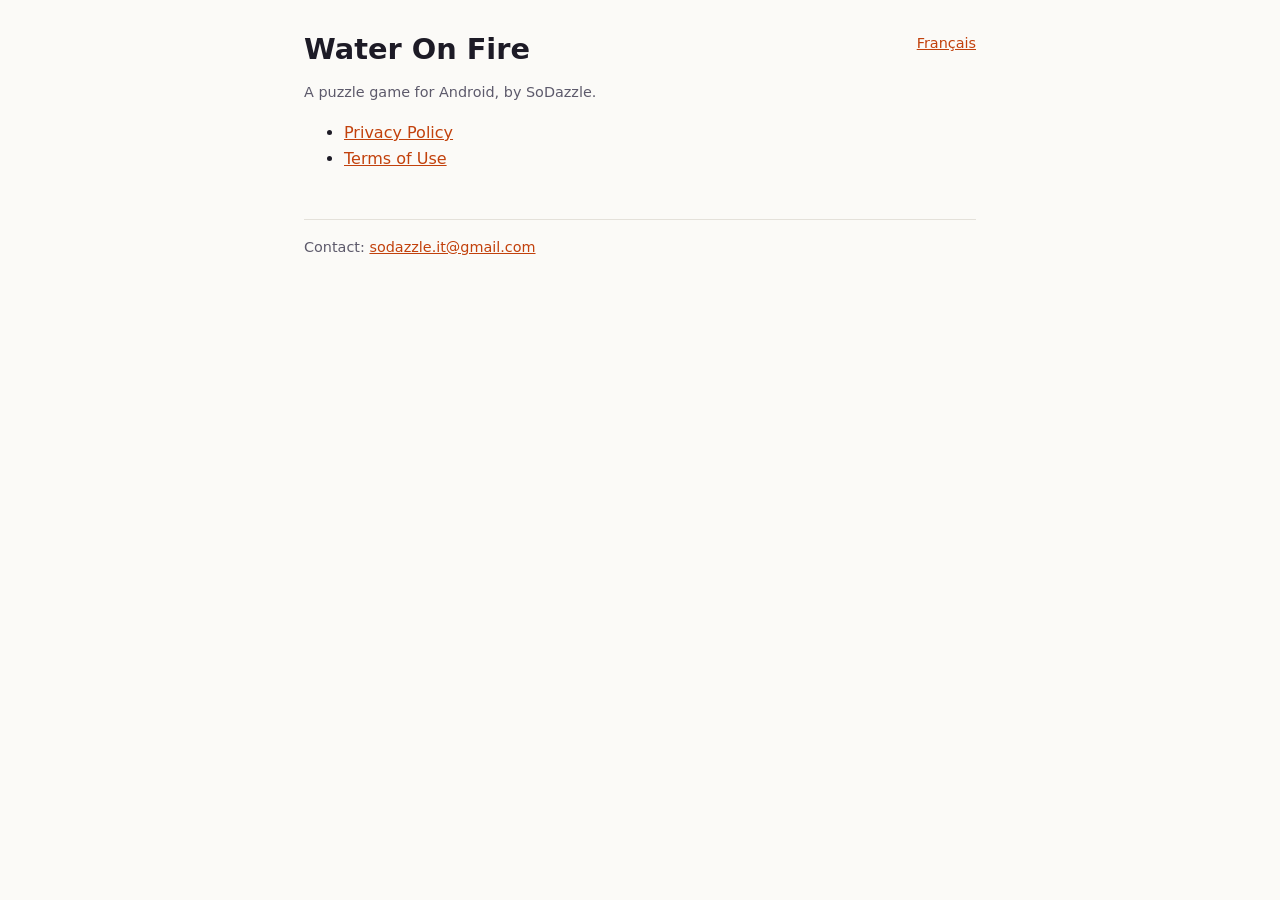
<file: index.html>
<!doctype html>
<html lang="en">
<head>
    <meta charset="utf-8">
    <meta name="viewport" content="width=device-width, initial-scale=1">
    <title>Water On Fire</title>
    <meta name="description" content="A puzzle game for Android, by SoDazzle.">
    <link rel="stylesheet" href="style.css">
</head>
<body>
<main>
    <a class="lang" href="fr/index.html" hreflang="fr">Français</a>
    <h1>Water On Fire</h1>
    <p class="meta">A puzzle game for Android, by SoDazzle.</p>
    <ul>
        <li><a href="privacy.html">Privacy Policy</a></li>
        <li><a href="terms.html">Terms of Use</a></li>
    </ul>
    <footer>Contact: <a href="mailto:sodazzle.it@gmail.com">sodazzle.it@gmail.com</a></footer>
</main>
</body>
</html>
</file>
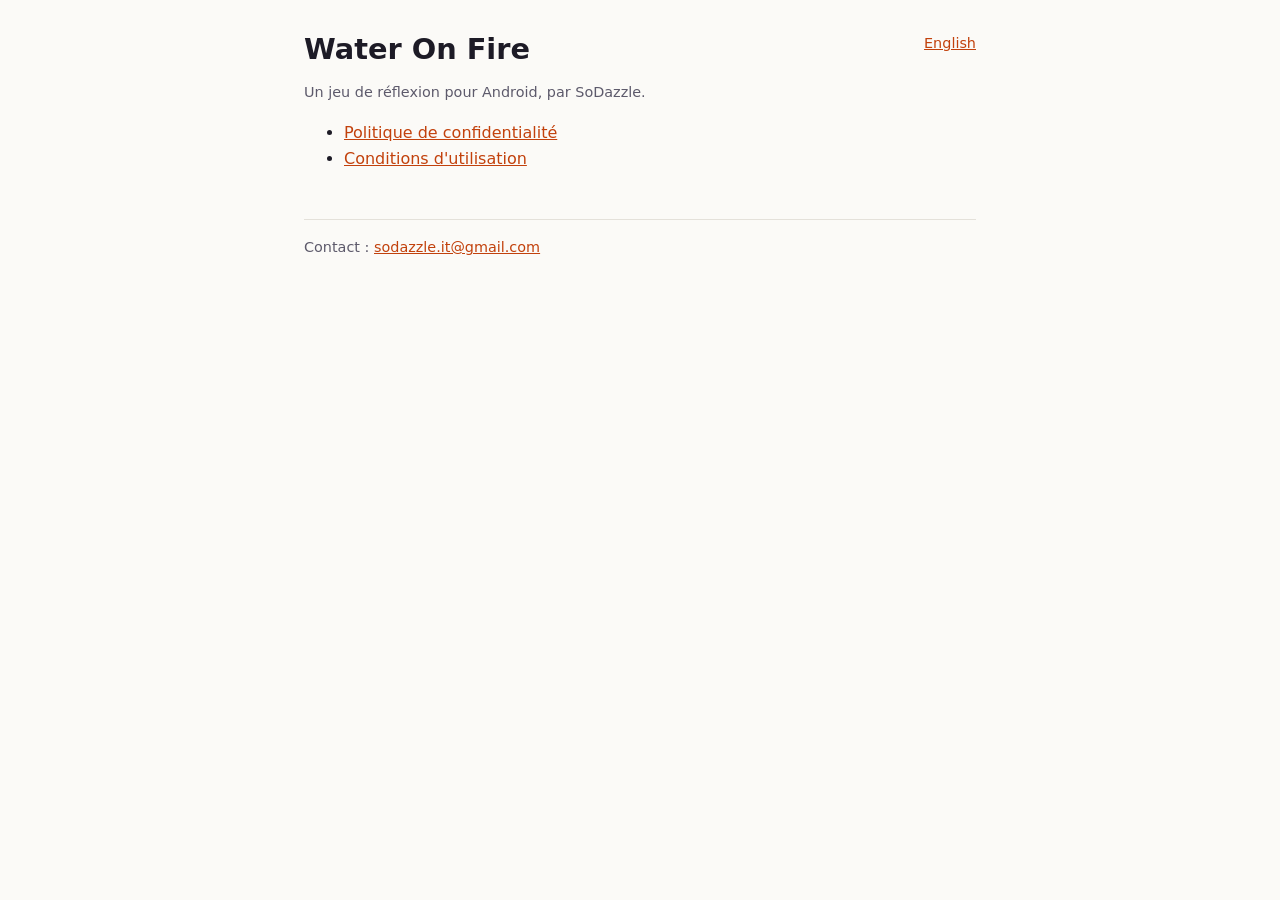
<file: fr/index.html>
<!doctype html>
<html lang="fr">
<head>
    <meta charset="utf-8">
    <meta name="viewport" content="width=device-width, initial-scale=1">
    <title>Water On Fire</title>
    <meta name="description" content="Un jeu de réflexion pour Android, par SoDazzle.">
    <link rel="stylesheet" href="../style.css">
</head>
<body>
<main>
    <a class="lang" href="../index.html" hreflang="en">English</a>
    <h1>Water On Fire</h1>
    <p class="meta">Un jeu de réflexion pour Android, par SoDazzle.</p>
    <ul>
        <li><a href="privacy.html">Politique de confidentialité</a></li>
        <li><a href="terms.html">Conditions d'utilisation</a></li>
    </ul>
    <footer>Contact : <a href="mailto:sodazzle.it@gmail.com">sodazzle.it@gmail.com</a></footer>
</main>
</body>
</html>
</file>
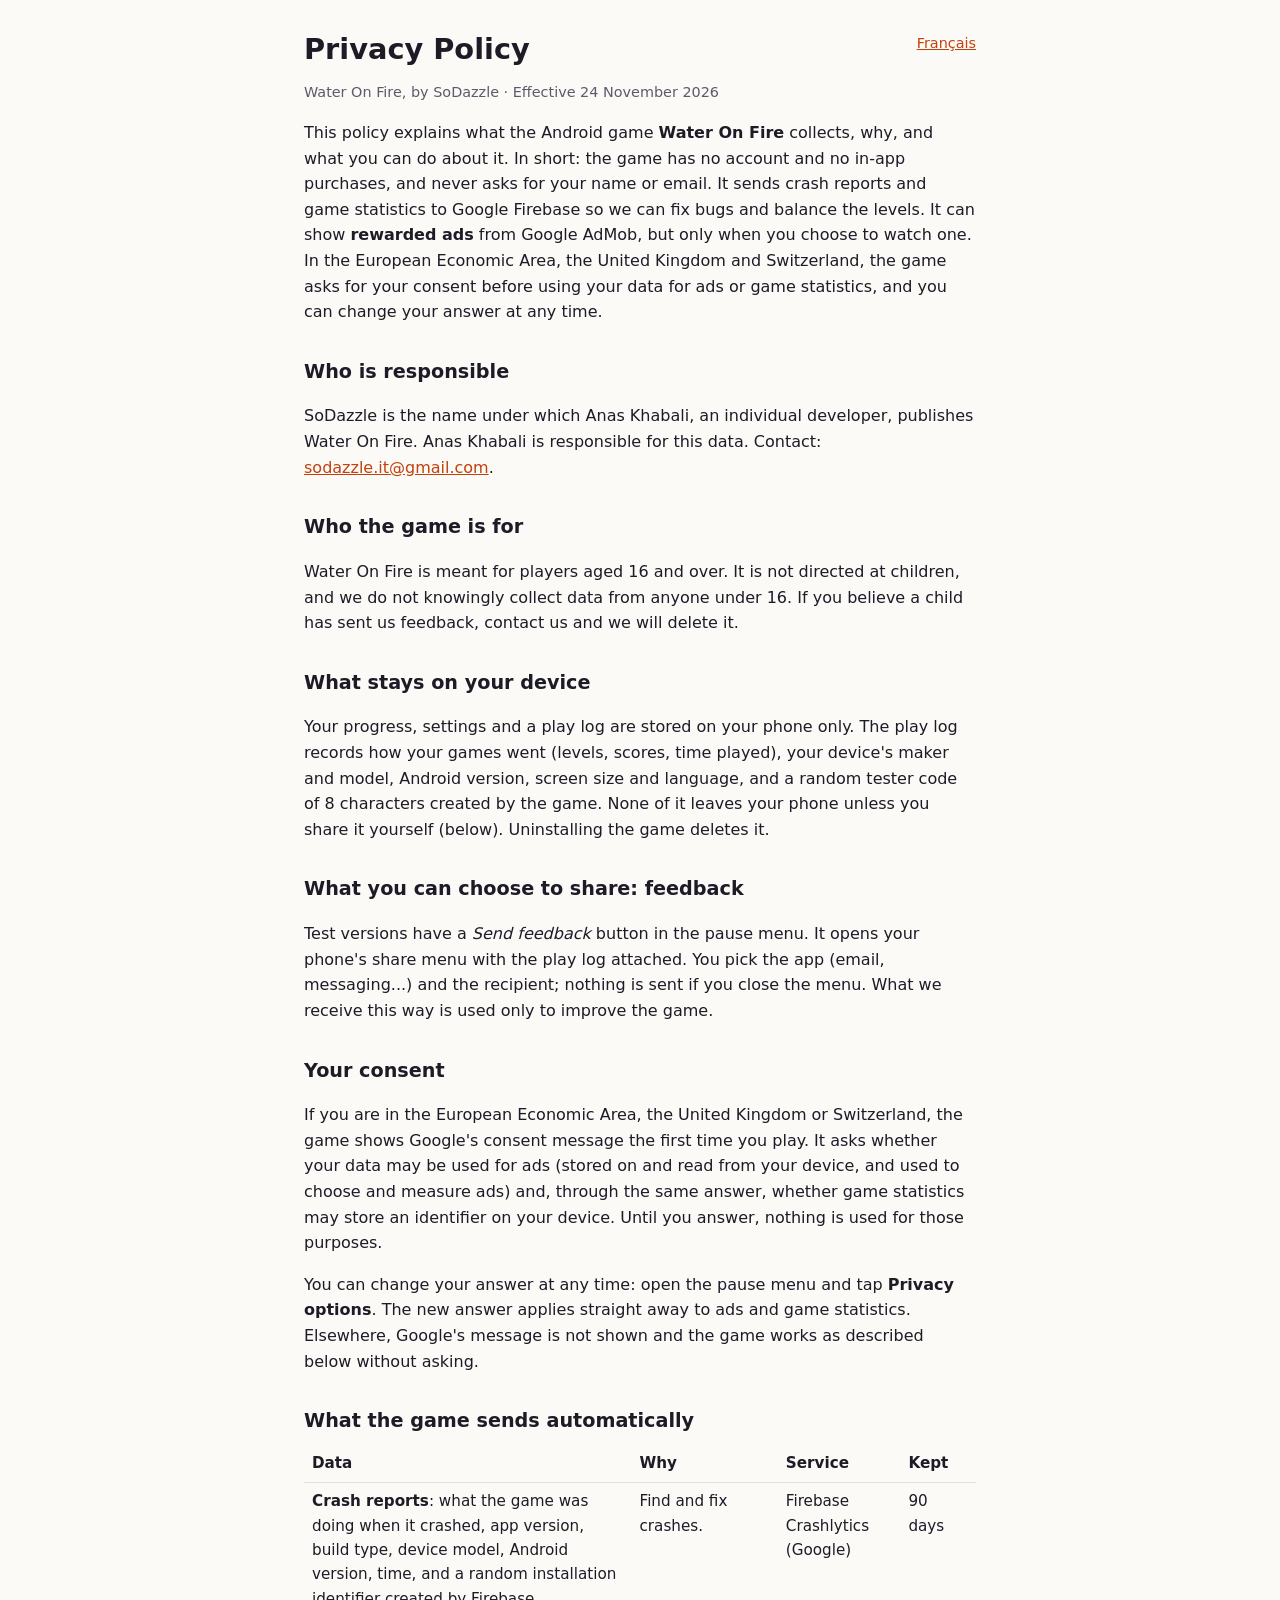
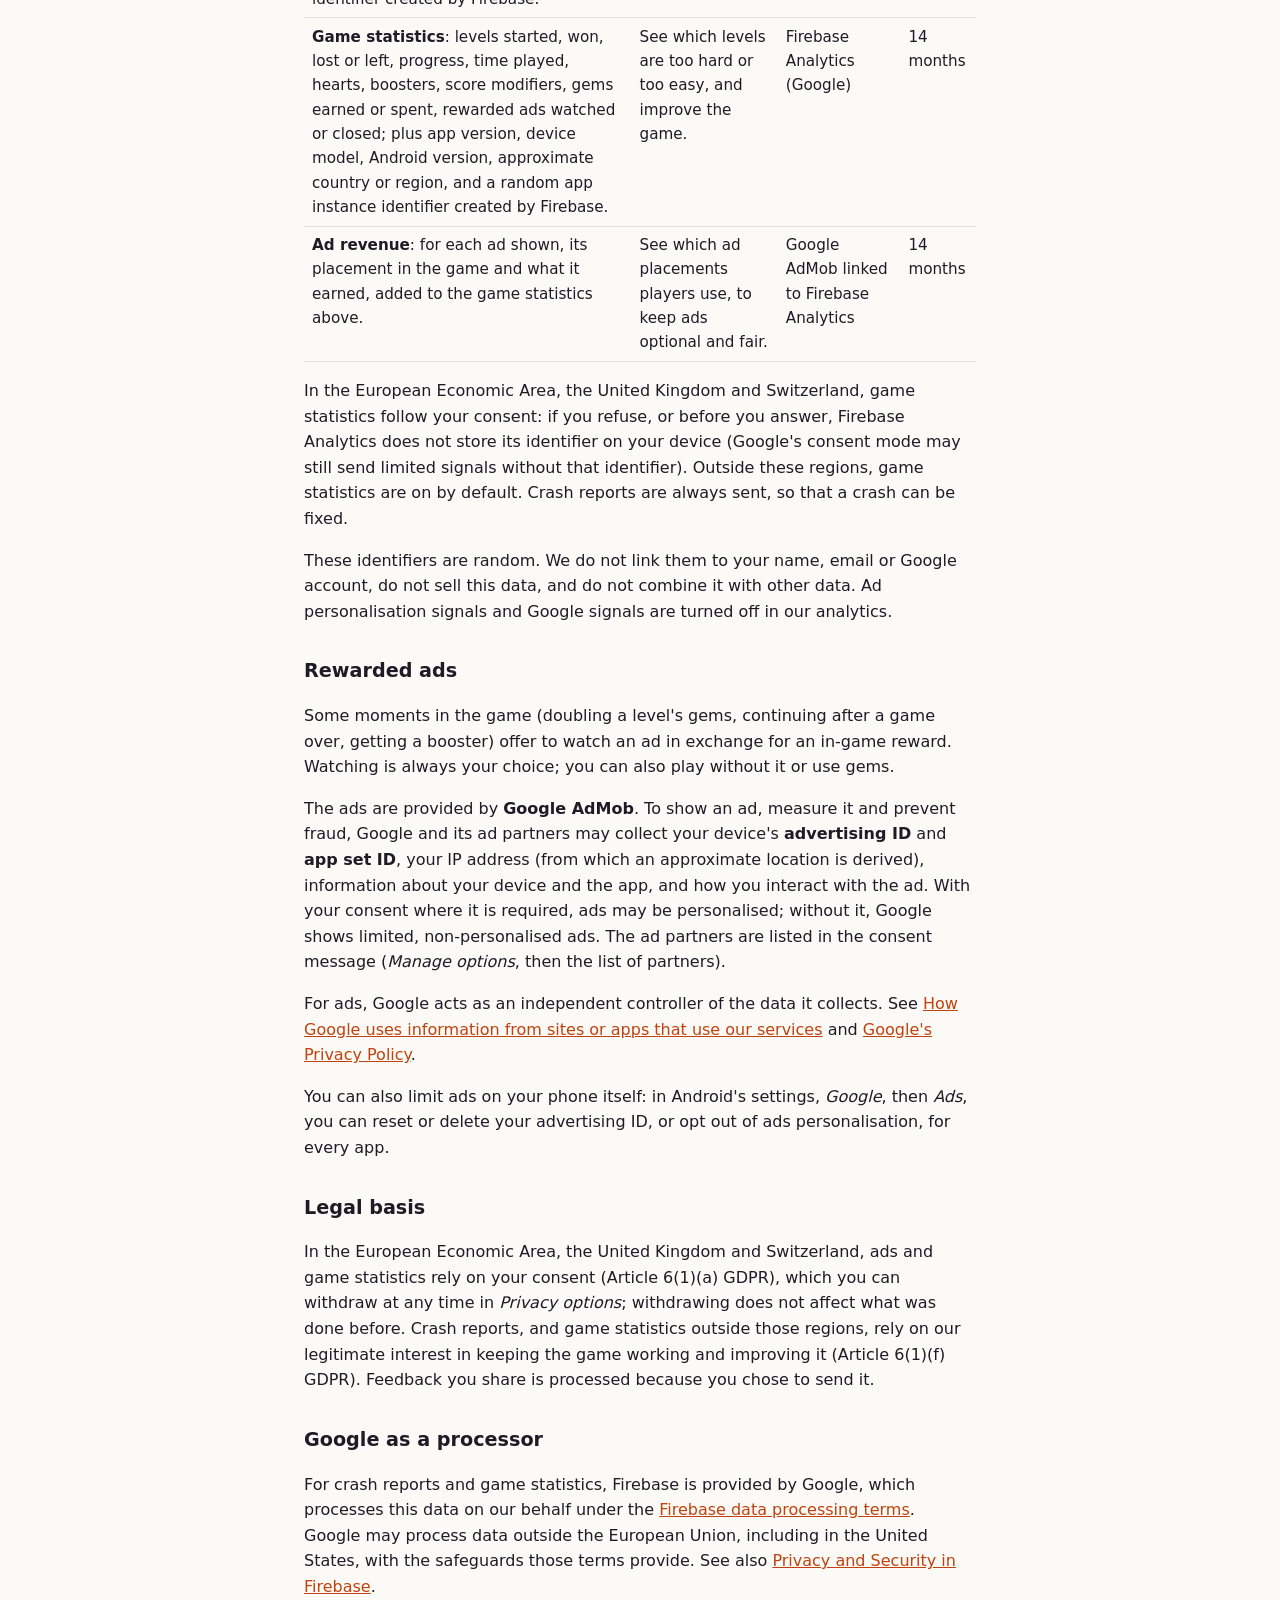
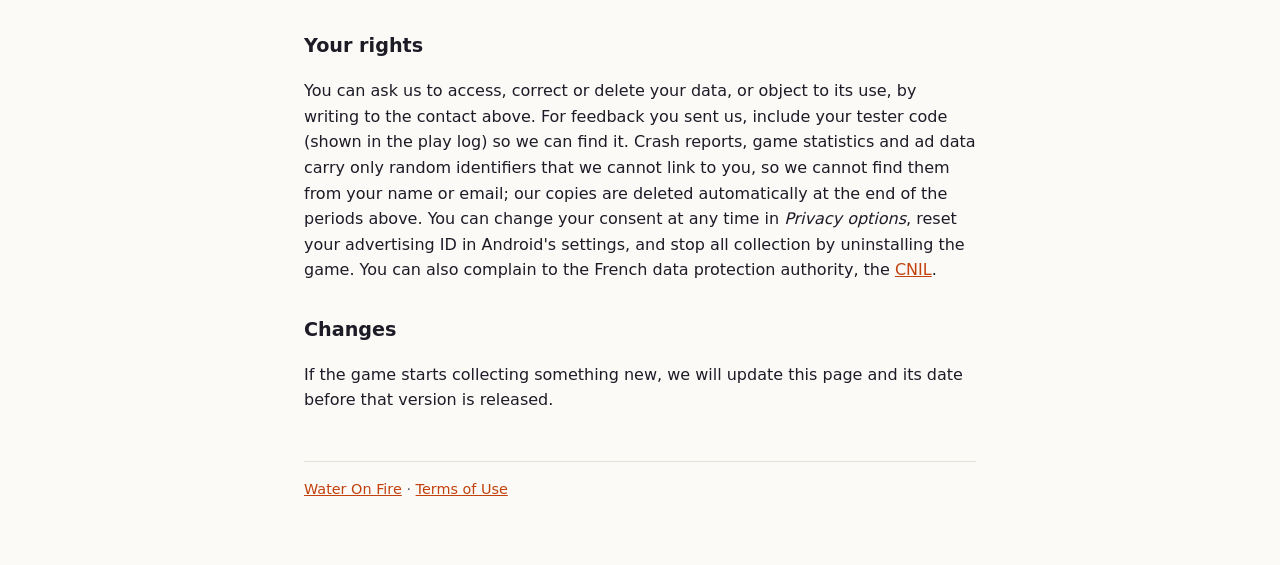
<file: privacy.html>
<!doctype html>
<html lang="en">
<head>
    <meta charset="utf-8">
    <meta name="viewport" content="width=device-width, initial-scale=1">
    <meta name="robots" content="noindex">
    <title>Privacy Policy · Water On Fire</title>
    <link rel="stylesheet" href="style.css">
</head>
<body>
<main>
    <a class="lang" href="fr/privacy.html" hreflang="fr">Français</a>
    <h1>Privacy Policy</h1>
    <p class="meta">Water On Fire, by SoDazzle · Effective 24 November 2026</p>

    <p>This policy explains what the Android game <strong>Water On Fire</strong> collects, why, and what you can do
        about it. In short: the game has no account and no in-app purchases, and never asks for your name or email.
        It sends crash reports and game statistics to Google Firebase so we can fix bugs and balance the levels. It
        can show <strong>rewarded ads</strong> from Google AdMob, but only when you choose to watch one. In the
        European Economic Area, the United Kingdom and Switzerland, the game asks for your consent before using your
        data for ads or game statistics, and you can change your answer at any time.</p>

    <h2>Who is responsible</h2>
    <p>SoDazzle is the name under which Anas Khabali, an individual developer, publishes Water On Fire.
        Anas Khabali is responsible for this data. Contact:
        <a href="mailto:sodazzle.it@gmail.com">sodazzle.it@gmail.com</a>.</p>

    <h2>Who the game is for</h2>
    <p>Water On Fire is meant for players aged 16 and over. It is not directed at children, and we do not knowingly
        collect data from anyone under 16. If you believe a child has sent us feedback, contact us and we will delete
        it.</p>

    <h2>What stays on your device</h2>
    <p>Your progress, settings and a play log are stored on your phone only. The play log records how your games
        went (levels, scores, time played), your device's maker and model, Android version, screen size and
        language, and a random tester code of 8 characters created by the game. None of it leaves your phone unless
        you share it yourself (below). Uninstalling the game deletes it.</p>

    <h2>What you can choose to share: feedback</h2>
    <p>Test versions have a <em>Send feedback</em> button in the pause menu. It opens your phone's share menu with
        the play log attached. You pick the app (email, messaging...) and the recipient; nothing is sent if you
        close the menu. What we receive this way is used only to improve the game.</p>

    <h2>Your consent</h2>
    <p>If you are in the European Economic Area, the United Kingdom or Switzerland, the game shows Google's consent
        message the first time you play. It asks whether your data may be used for ads (stored on and read from your
        device, and used to choose and measure ads) and, through the same answer, whether game statistics may store
        an identifier on your device. Until you answer, nothing is used for those purposes.</p>
    <p>You can change your answer at any time: open the pause menu and tap <strong>Privacy options</strong>. The new
        answer applies straight away to ads and game statistics. Elsewhere, Google's message is not shown and the
        game works as described below without asking.</p>

    <h2>What the game sends automatically</h2>
    <table>
        <tr>
            <th>Data</th>
            <th>Why</th>
            <th>Service</th>
            <th>Kept</th>
        </tr>
        <tr>
            <td><strong>Crash reports</strong>: what the game was doing when it crashed, app version, build type,
                device model, Android version, time, and a random installation identifier created by Firebase.</td>
            <td>Find and fix crashes.</td>
            <td>Firebase Crashlytics (Google)</td>
            <td>90 days</td>
        </tr>
        <tr>
            <td><strong>Game statistics</strong>: levels started, won, lost or left, progress, time played, hearts,
                boosters, score modifiers, gems earned or spent, rewarded ads watched or closed; plus app version,
                device model, Android version, approximate country or region, and a random app instance identifier
                created by Firebase.</td>
            <td>See which levels are too hard or too easy, and improve the game.</td>
            <td>Firebase Analytics (Google)</td>
            <td>14 months</td>
        </tr>
        <tr>
            <td><strong>Ad revenue</strong>: for each ad shown, its placement in the game and what it earned, added
                to the game statistics above.</td>
            <td>See which ad placements players use, to keep ads optional and fair.</td>
            <td>Google AdMob linked to Firebase Analytics</td>
            <td>14 months</td>
        </tr>
    </table>
    <p>In the European Economic Area, the United Kingdom and Switzerland, game statistics follow your consent: if you
        refuse, or before you answer, Firebase Analytics does not store its identifier on your device (Google's
        consent mode may still send limited signals without that identifier). Outside these regions, game statistics
        are on by default. Crash reports are always sent, so that a crash can be fixed.</p>
    <p>These identifiers are random. We do not link them to your name, email or Google account, do not sell this
        data, and do not combine it with other data. Ad personalisation signals and Google signals are turned off in
        our analytics.</p>

    <h2>Rewarded ads</h2>
    <p>Some moments in the game (doubling a level's gems, continuing after a game over, getting a booster) offer
        to watch an ad in exchange for an in-game reward. Watching is always your choice; you can also play
        without it or use gems.</p>
    <p>The ads are provided by <strong>Google AdMob</strong>. To show an ad, measure it and prevent fraud, Google and
        its ad partners may collect your device's <strong>advertising ID</strong> and <strong>app set ID</strong>, your
        IP address (from which an approximate location is derived), information about your device and the app, and how
        you interact with the ad. With your consent where it is required, ads may be personalised; without it, Google
        shows limited, non-personalised ads. The ad partners are listed in the consent message (<em>Manage
        options</em>, then the list of partners).</p>
    <p>For ads, Google acts as an independent controller of the data it collects. See
        <a href="https://policies.google.com/technologies/partner-sites">How Google uses information from sites or
            apps that use our services</a> and <a href="https://policies.google.com/privacy">Google's Privacy
            Policy</a>.</p>
    <p>You can also limit ads on your phone itself: in Android's settings, <em>Google</em>, then <em>Ads</em>, you
        can reset or delete your advertising ID, or opt out of ads personalisation, for every app.</p>

    <h2>Legal basis</h2>
    <p>In the European Economic Area, the United Kingdom and Switzerland, ads and game statistics rely on your
        consent (Article 6(1)(a) GDPR), which you can withdraw at any time in <em>Privacy options</em>; withdrawing
        does not affect what was done before. Crash reports, and game statistics outside those regions, rely on our
        legitimate interest in keeping the game working and improving it (Article 6(1)(f) GDPR). Feedback you share
        is processed because you chose to send it.</p>

    <h2>Google as a processor</h2>
    <p>For crash reports and game statistics, Firebase is provided by Google, which processes this data on our behalf
        under the <a href="https://firebase.google.com/terms/data-processing-terms">Firebase data processing
            terms</a>. Google may process data outside the European Union, including in the United States, with the
        safeguards those terms provide. See also <a href="https://firebase.google.com/support/privacy">Privacy and
            Security in Firebase</a>.</p>

    <h2>Your rights</h2>
    <p>You can ask us to access, correct or delete your data, or object to its use, by writing to the contact
        above. For feedback you sent us, include your tester code (shown in the play log) so we can find it. Crash
        reports, game statistics and ad data carry only random identifiers that we cannot link to you, so we cannot
        find them from your name or email; our copies are deleted automatically at the end of the periods above. You
        can change your consent at any time in <em>Privacy options</em>, reset your advertising ID in Android's
        settings, and stop all collection by uninstalling the game. You can also complain to the French data
        protection authority, the <a href="https://www.cnil.fr">CNIL</a>.</p>

    <h2>Changes</h2>
    <p>If the game starts collecting something new, we will update this page and its date before that version is
        released.</p>

    <footer><a href="index.html">Water On Fire</a> · <a href="terms.html">Terms of Use</a></footer>
</main>
</body>
</html>
</file>
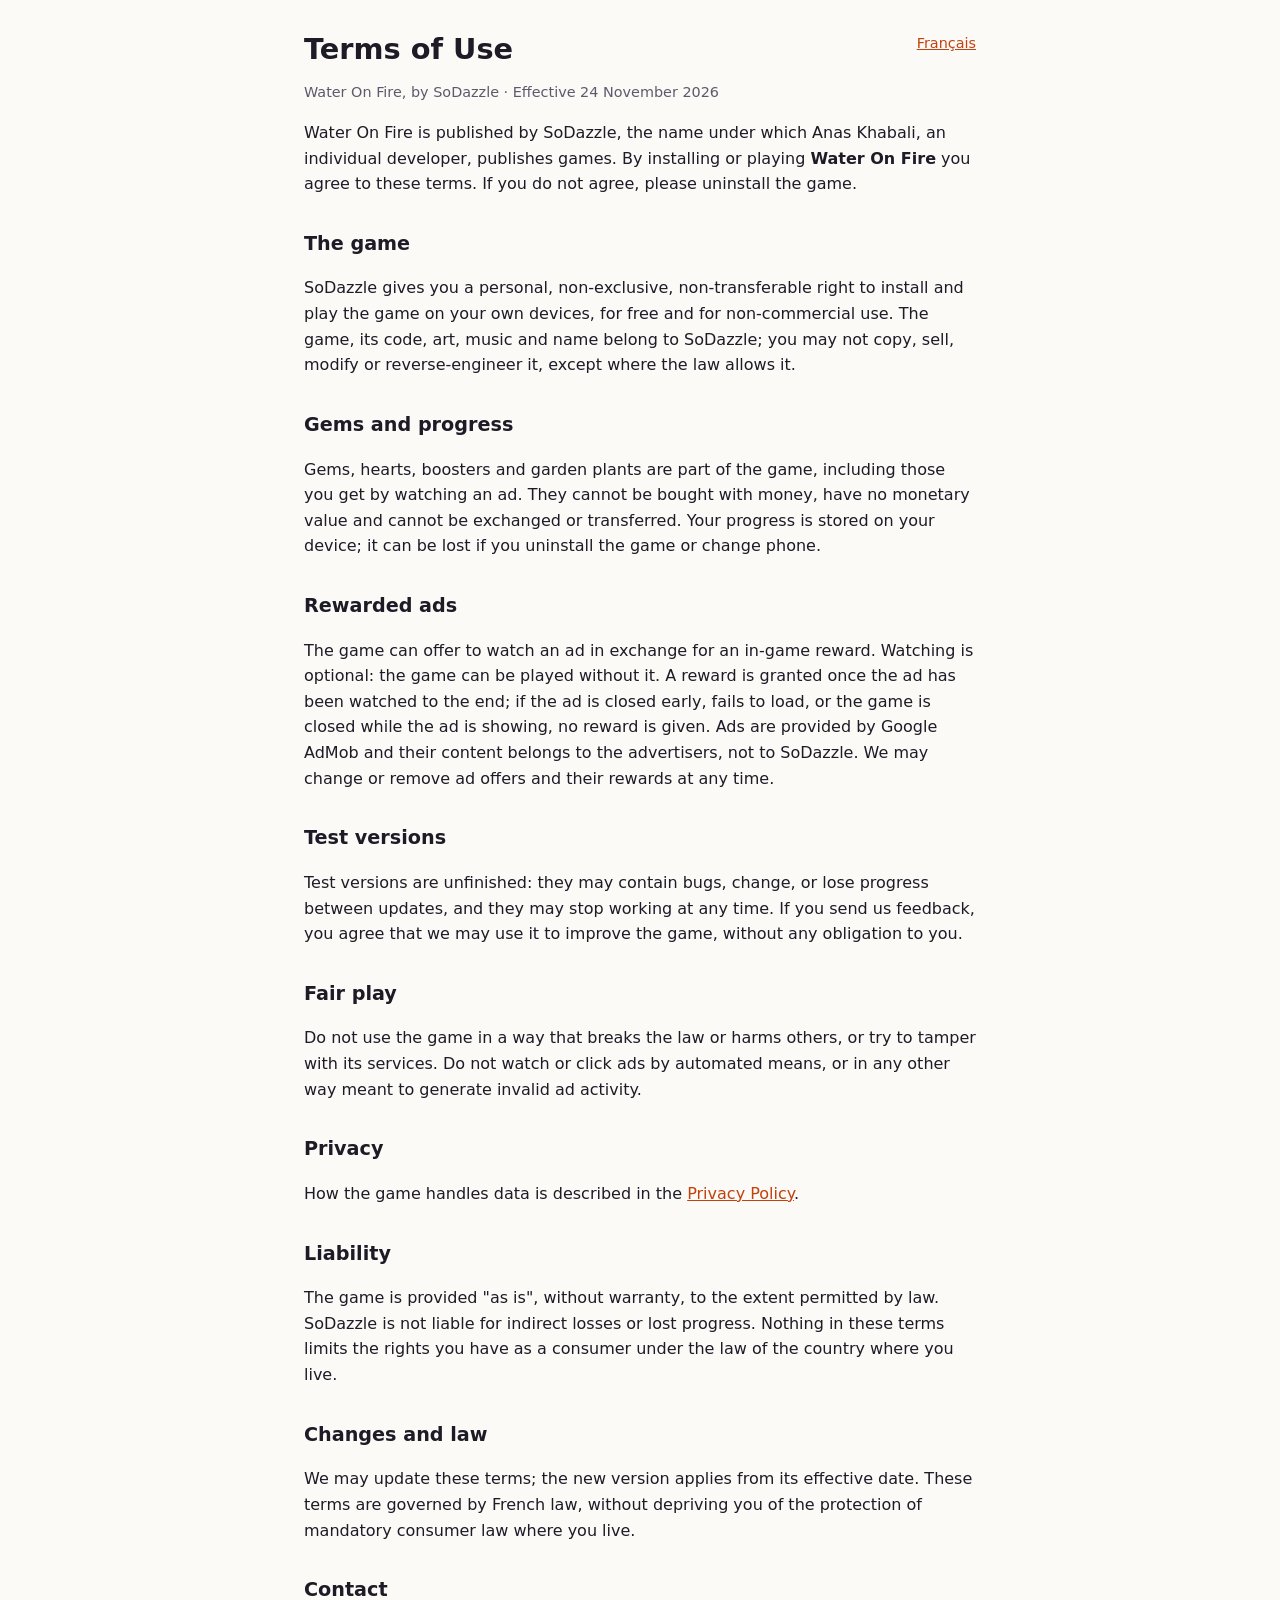
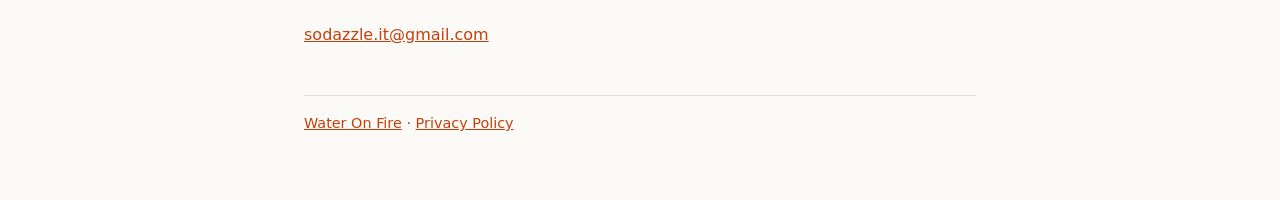
<file: terms.html>
<!doctype html>
<html lang="en">
<head>
    <meta charset="utf-8">
    <meta name="viewport" content="width=device-width, initial-scale=1">
    <meta name="robots" content="noindex">
    <title>Terms of Use · Water On Fire</title>
    <link rel="stylesheet" href="style.css">
</head>
<body>
<main>
    <a class="lang" href="fr/terms.html" hreflang="fr">Français</a>
    <h1>Terms of Use</h1>
    <p class="meta">Water On Fire, by SoDazzle · Effective 24 November 2026</p>

    <p>Water On Fire is published by SoDazzle, the name under which Anas Khabali, an individual developer,
        publishes games. By installing or playing <strong>Water On Fire</strong> you agree to these terms. If
        you do not agree, please uninstall the game.</p>

    <h2>The game</h2>
    <p>SoDazzle gives you a personal, non-exclusive, non-transferable right to install and play the game on your
        own devices, for free and for non-commercial use. The game, its code, art, music and name belong to
        SoDazzle; you may not copy, sell, modify or reverse-engineer it, except where the law allows it.</p>

    <h2>Gems and progress</h2>
    <p>Gems, hearts, boosters and garden plants are part of the game, including those you get by watching an ad.
        They cannot be bought with money, have no monetary value and cannot be exchanged or transferred. Your progress is stored on your device; it can be
        lost if you uninstall the game or change phone.</p>

    <h2>Rewarded ads</h2>
    <p>The game can offer to watch an ad in exchange for an in-game reward. Watching is optional: the game can be
        played without it. A reward is granted once the ad has been watched to the end; if the ad is closed early,
        fails to load, or the game is closed while the ad is showing, no reward is given. Ads are provided by Google
        AdMob and their content belongs to the advertisers, not to SoDazzle. We may change or remove ad offers and
        their rewards at any time.</p>

    <h2>Test versions</h2>
    <p>Test versions are unfinished: they may contain bugs, change, or lose progress between updates, and they may
        stop working at any time. If you send us feedback, you agree that we may use it to improve the game,
        without any obligation to you.</p>

    <h2>Fair play</h2>
    <p>Do not use the game in a way that breaks the law or harms others, or try to tamper with its services. Do not
        watch or click ads by automated means, or in any other way meant to generate invalid ad activity.</p>

    <h2>Privacy</h2>
    <p>How the game handles data is described in the <a href="privacy.html">Privacy Policy</a>.</p>

    <h2>Liability</h2>
    <p>The game is provided "as is", without warranty, to the extent permitted by law. SoDazzle is not liable for
        indirect losses or lost progress. Nothing in these terms limits the rights you have as a consumer under the
        law of the country where you live.</p>

    <h2>Changes and law</h2>
    <p>We may update these terms; the new version applies from its effective date. These terms are governed by
        French law, without depriving you of the protection of mandatory consumer law where you live.</p>

    <h2>Contact</h2>
    <p><a href="mailto:sodazzle.it@gmail.com">sodazzle.it@gmail.com</a></p>

    <footer><a href="index.html">Water On Fire</a> · <a href="privacy.html">Privacy Policy</a></footer>
</main>
</body>
</html>
</file>
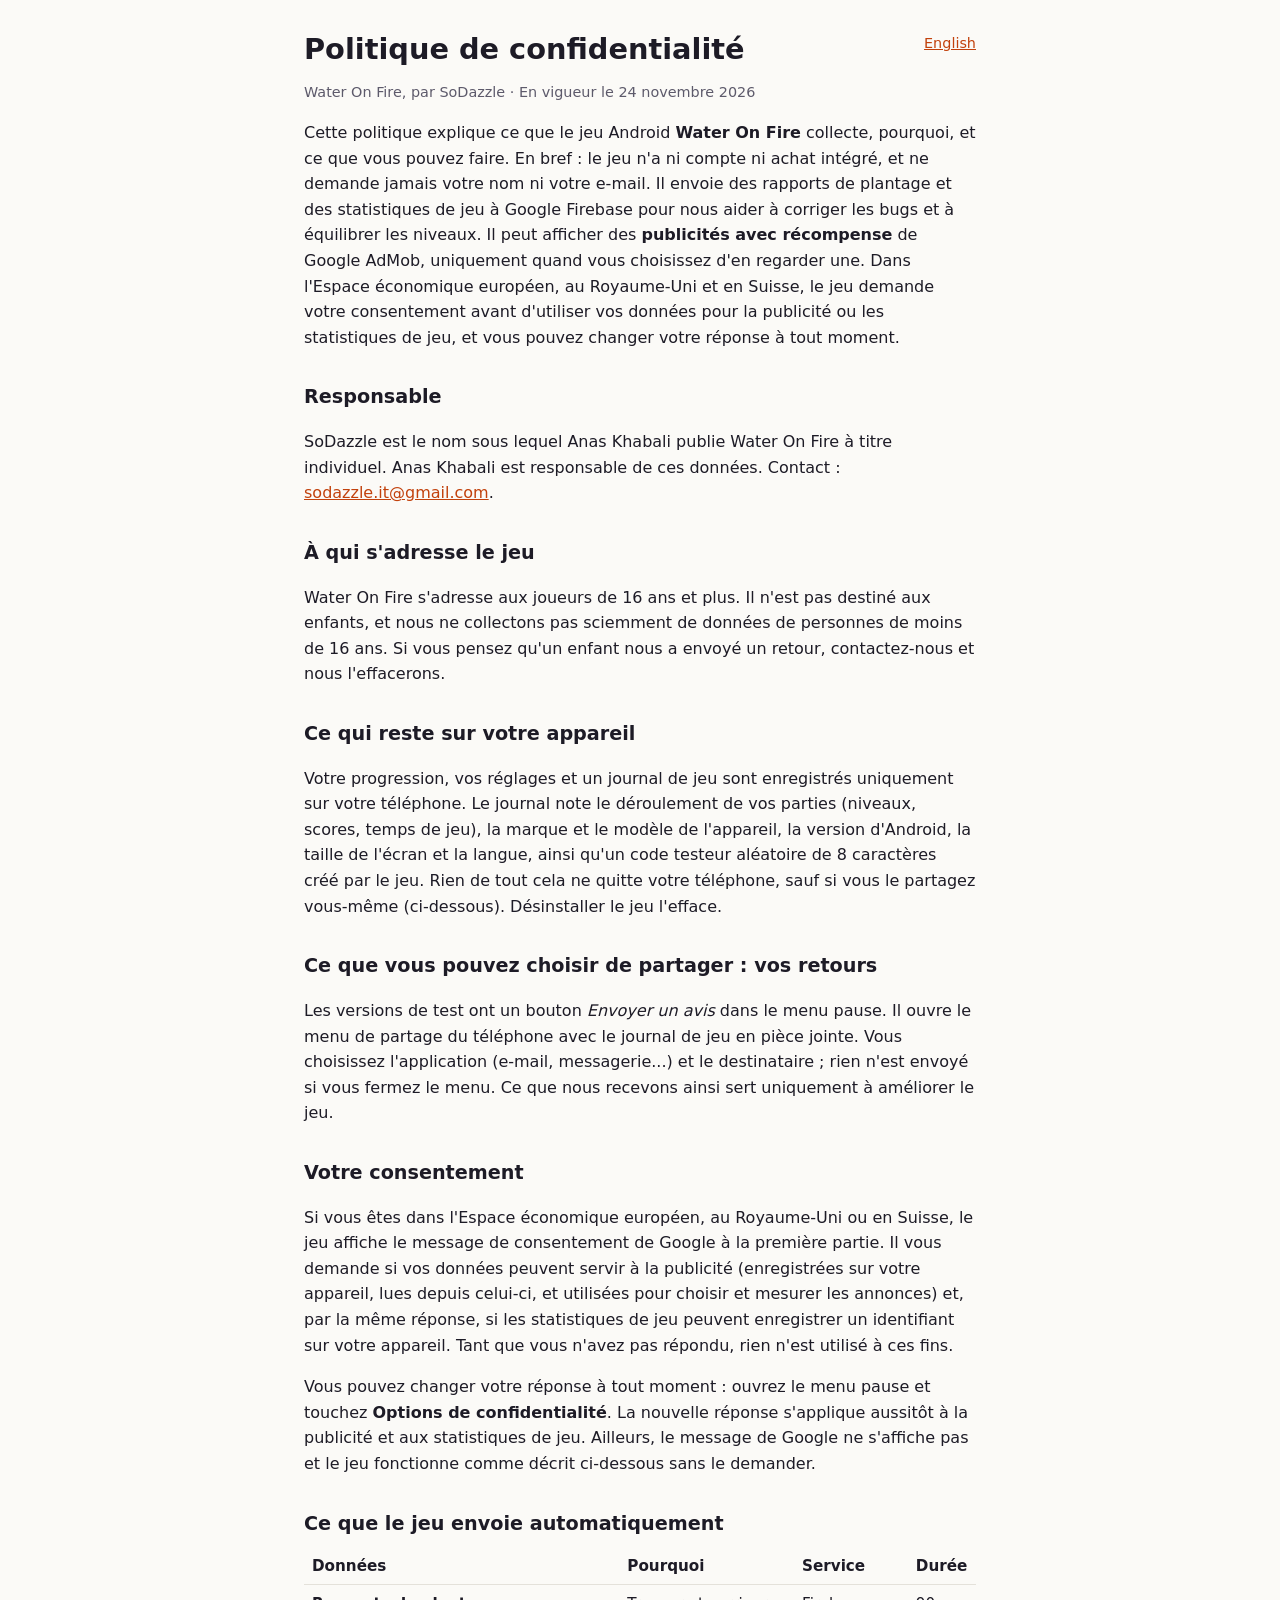
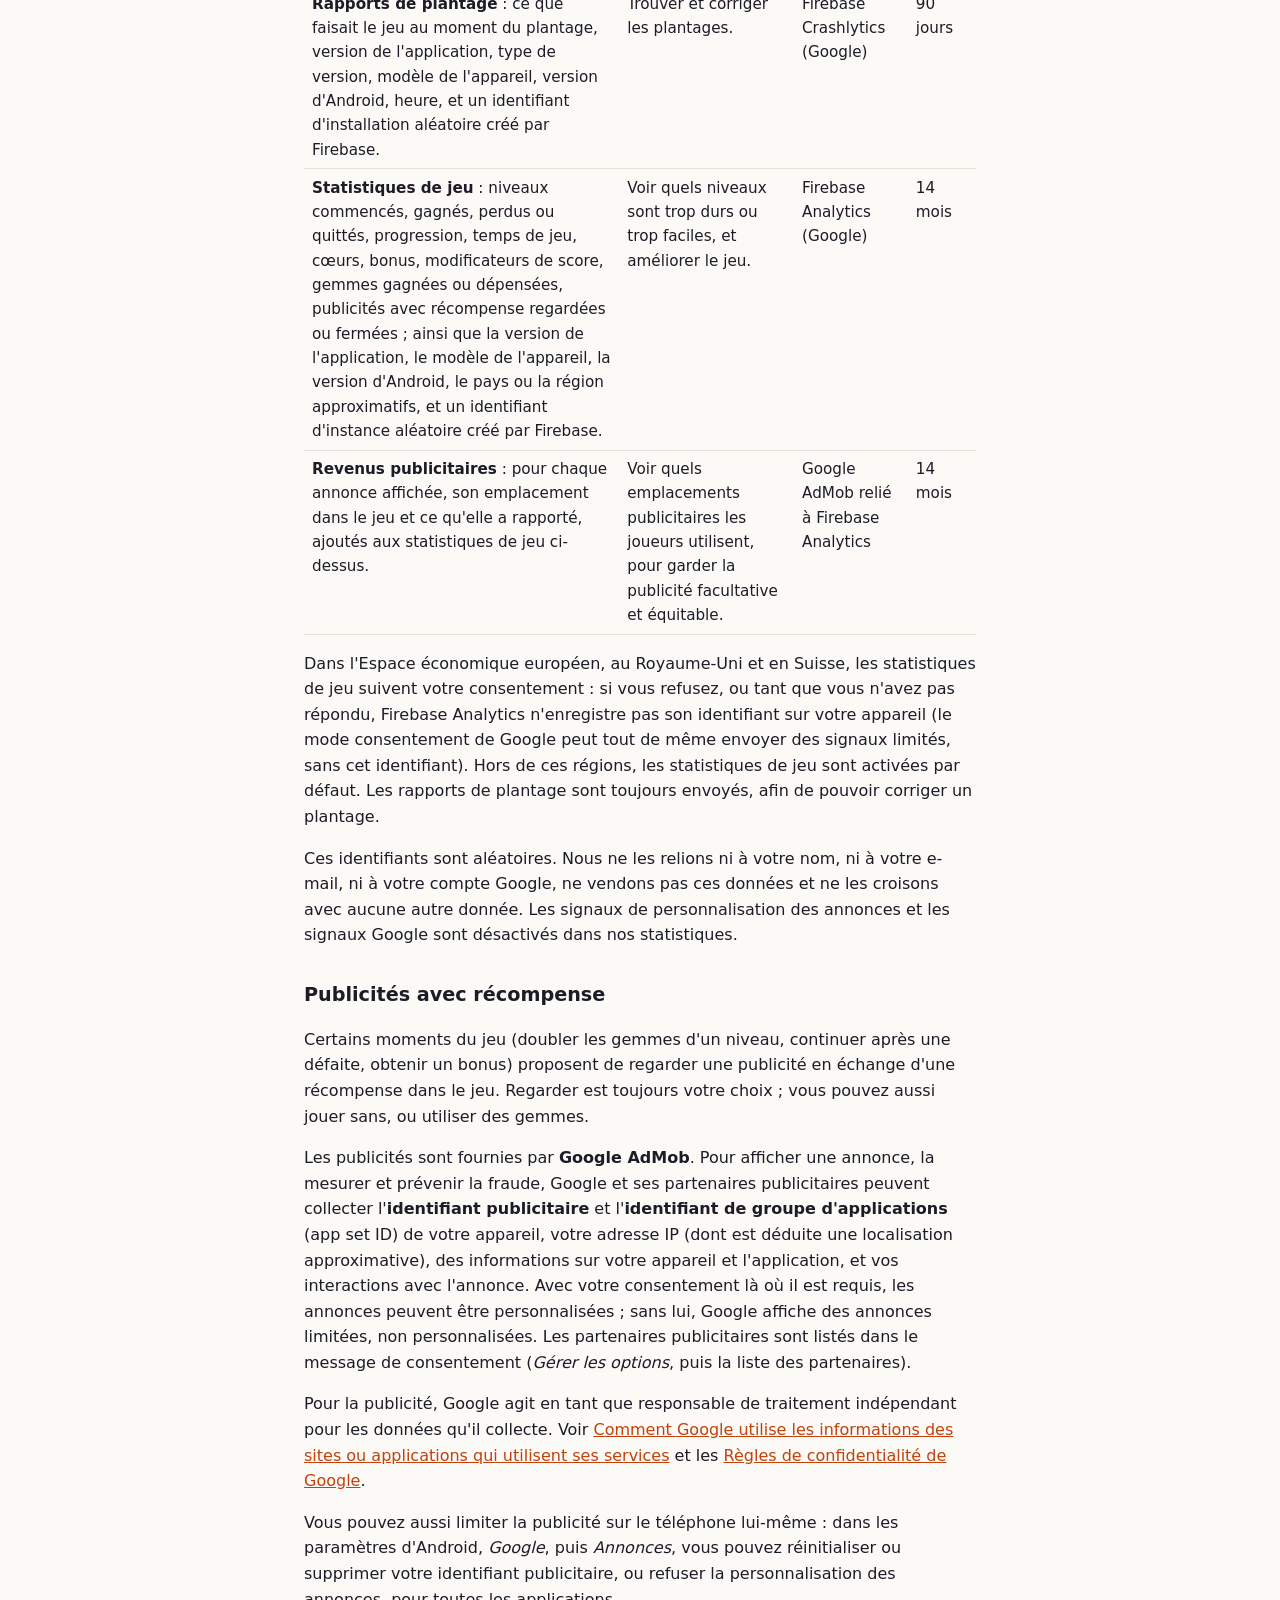
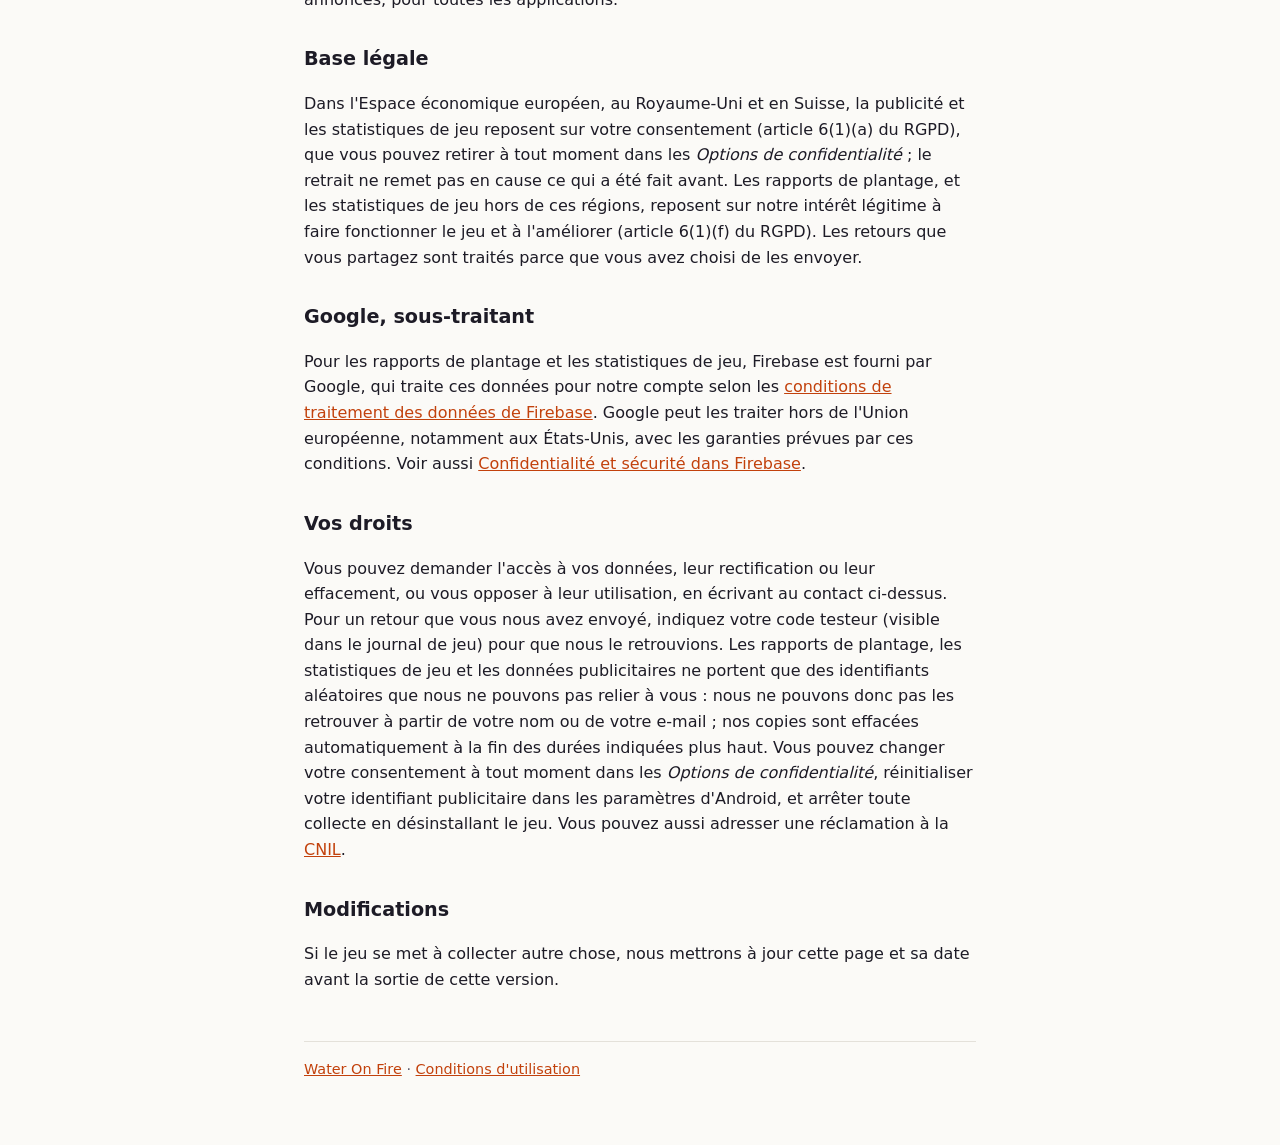
<file: fr/privacy.html>
<!doctype html>
<html lang="fr">
<head>
    <meta charset="utf-8">
    <meta name="viewport" content="width=device-width, initial-scale=1">
    <meta name="robots" content="noindex">
    <title>Politique de confidentialité · Water On Fire</title>
    <link rel="stylesheet" href="../style.css">
</head>
<body>
<main>
    <a class="lang" href="../privacy.html" hreflang="en">English</a>
    <h1>Politique de confidentialité</h1>
    <p class="meta">Water On Fire, par SoDazzle · En vigueur le 24 novembre 2026</p>

    <p>Cette politique explique ce que le jeu Android <strong>Water On Fire</strong> collecte, pourquoi, et ce que
        vous pouvez faire. En bref : le jeu n'a ni compte ni achat intégré, et ne demande jamais votre nom ni votre
        e-mail. Il envoie des rapports de plantage et des statistiques de jeu à Google Firebase pour nous aider à
        corriger les bugs et à équilibrer les niveaux. Il peut afficher des <strong>publicités avec
        récompense</strong> de Google AdMob, uniquement quand vous choisissez d'en regarder une. Dans l'Espace
        économique européen, au Royaume-Uni et en Suisse, le jeu demande votre consentement avant d'utiliser vos
        données pour la publicité ou les statistiques de jeu, et vous pouvez changer votre réponse à tout moment.</p>

    <h2>Responsable</h2>
    <p>SoDazzle est le nom sous lequel Anas Khabali publie Water On Fire à titre individuel.
        Anas Khabali est responsable de ces données. Contact :
        <a href="mailto:sodazzle.it@gmail.com">sodazzle.it@gmail.com</a>.</p>

    <h2>À qui s'adresse le jeu</h2>
    <p>Water On Fire s'adresse aux joueurs de 16 ans et plus. Il n'est pas destiné aux enfants, et nous ne
        collectons pas sciemment de données de personnes de moins de 16 ans. Si vous pensez qu'un enfant nous a
        envoyé un retour, contactez-nous et nous l'effacerons.</p>

    <h2>Ce qui reste sur votre appareil</h2>
    <p>Votre progression, vos réglages et un journal de jeu sont enregistrés uniquement sur votre téléphone. Le
        journal note le déroulement de vos parties (niveaux, scores, temps de jeu), la marque et le modèle de
        l'appareil, la version d'Android, la taille de l'écran et la langue, ainsi qu'un code testeur aléatoire de
        8 caractères créé par le jeu. Rien de tout cela ne quitte votre téléphone, sauf si vous le partagez
        vous-même (ci-dessous). Désinstaller le jeu l'efface.</p>

    <h2>Ce que vous pouvez choisir de partager : vos retours</h2>
    <p>Les versions de test ont un bouton <em>Envoyer un avis</em> dans le menu pause. Il ouvre le menu de
        partage du téléphone avec le journal de jeu en pièce jointe. Vous choisissez l'application (e-mail,
        messagerie...) et le destinataire ; rien n'est envoyé si vous fermez le menu. Ce que nous recevons ainsi
        sert uniquement à améliorer le jeu.</p>

    <h2>Votre consentement</h2>
    <p>Si vous êtes dans l'Espace économique européen, au Royaume-Uni ou en Suisse, le jeu affiche le message de
        consentement de Google à la première partie. Il vous demande si vos données peuvent servir à la publicité
        (enregistrées sur votre appareil, lues depuis celui-ci, et utilisées pour choisir et mesurer les annonces)
        et, par la même réponse, si les statistiques de jeu peuvent enregistrer un identifiant sur votre appareil.
        Tant que vous n'avez pas répondu, rien n'est utilisé à ces fins.</p>
    <p>Vous pouvez changer votre réponse à tout moment : ouvrez le menu pause et touchez <strong>Options de
        confidentialité</strong>. La nouvelle réponse s'applique aussitôt à la publicité et aux statistiques de jeu.
        Ailleurs, le message de Google ne s'affiche pas et le jeu fonctionne comme décrit ci-dessous sans le
        demander.</p>

    <h2>Ce que le jeu envoie automatiquement</h2>
    <table>
        <tr>
            <th>Données</th>
            <th>Pourquoi</th>
            <th>Service</th>
            <th>Durée</th>
        </tr>
        <tr>
            <td><strong>Rapports de plantage</strong> : ce que faisait le jeu au moment du plantage, version de
                l'application, type de version, modèle de l'appareil, version d'Android, heure, et un identifiant
                d'installation aléatoire créé par Firebase.</td>
            <td>Trouver et corriger les plantages.</td>
            <td>Firebase Crashlytics (Google)</td>
            <td>90 jours</td>
        </tr>
        <tr>
            <td><strong>Statistiques de jeu</strong> : niveaux commencés, gagnés, perdus ou quittés, progression,
                temps de jeu, cœurs, bonus, modificateurs de score, gemmes gagnées ou dépensées, publicités avec
                récompense regardées ou fermées ; ainsi que la version de l'application, le modèle de l'appareil, la
                version d'Android, le pays ou la région approximatifs, et un identifiant d'instance aléatoire créé
                par Firebase.</td>
            <td>Voir quels niveaux sont trop durs ou trop faciles, et améliorer le jeu.</td>
            <td>Firebase Analytics (Google)</td>
            <td>14 mois</td>
        </tr>
        <tr>
            <td><strong>Revenus publicitaires</strong> : pour chaque annonce affichée, son emplacement dans le jeu et
                ce qu'elle a rapporté, ajoutés aux statistiques de jeu ci-dessus.</td>
            <td>Voir quels emplacements publicitaires les joueurs utilisent, pour garder la publicité facultative et
                équitable.</td>
            <td>Google AdMob relié à Firebase Analytics</td>
            <td>14 mois</td>
        </tr>
    </table>
    <p>Dans l'Espace économique européen, au Royaume-Uni et en Suisse, les statistiques de jeu suivent votre
        consentement : si vous refusez, ou tant que vous n'avez pas répondu, Firebase Analytics n'enregistre pas son
        identifiant sur votre appareil (le mode consentement de Google peut tout de même envoyer des signaux limités,
        sans cet identifiant). Hors de ces régions, les statistiques de jeu sont activées par défaut. Les rapports de
        plantage sont toujours envoyés, afin de pouvoir corriger un plantage.</p>
    <p>Ces identifiants sont aléatoires. Nous ne les relions ni à votre nom, ni à votre e-mail, ni à votre compte
        Google, ne vendons pas ces données et ne les croisons avec aucune autre donnée. Les signaux de
        personnalisation des annonces et les signaux Google sont désactivés dans nos statistiques.</p>

    <h2>Publicités avec récompense</h2>
    <p>Certains moments du jeu (doubler les gemmes d'un niveau, continuer après une défaite, obtenir un bonus)
        proposent de regarder une publicité en échange d'une récompense dans le jeu. Regarder est toujours votre
        choix ; vous pouvez aussi jouer sans, ou utiliser des gemmes.</p>
    <p>Les publicités sont fournies par <strong>Google AdMob</strong>. Pour afficher une annonce, la mesurer et
        prévenir la fraude, Google et ses partenaires publicitaires peuvent collecter l'<strong>identifiant
        publicitaire</strong> et l'<strong>identifiant de groupe d'applications</strong> (app set ID) de votre
        appareil, votre adresse IP (dont est déduite une localisation approximative), des informations sur votre
        appareil et l'application, et vos interactions avec l'annonce. Avec votre
        consentement là où il est requis, les annonces peuvent être personnalisées ; sans lui, Google affiche des
        annonces limitées, non personnalisées. Les partenaires publicitaires sont listés dans le message de
        consentement (<em>Gérer les options</em>, puis la liste des partenaires).</p>
    <p>Pour la publicité, Google agit en tant que responsable de traitement indépendant pour les données qu'il
        collecte. Voir <a href="https://policies.google.com/technologies/partner-sites?hl=fr">Comment Google utilise
        les informations des sites ou applications qui utilisent ses services</a> et les
        <a href="https://policies.google.com/privacy?hl=fr">Règles de confidentialité de Google</a>.</p>
    <p>Vous pouvez aussi limiter la publicité sur le téléphone lui-même : dans les paramètres d'Android,
        <em>Google</em>, puis <em>Annonces</em>, vous pouvez réinitialiser ou supprimer votre identifiant
        publicitaire, ou refuser la personnalisation des annonces, pour toutes les applications.</p>

    <h2>Base légale</h2>
    <p>Dans l'Espace économique européen, au Royaume-Uni et en Suisse, la publicité et les statistiques de jeu
        reposent sur votre consentement (article 6(1)(a) du RGPD), que vous pouvez retirer à tout moment dans les
        <em>Options de confidentialité</em> ; le retrait ne remet pas en cause ce qui a été fait avant. Les rapports
        de plantage, et les statistiques de jeu hors de ces régions, reposent sur notre intérêt légitime à faire
        fonctionner le jeu et à l'améliorer (article 6(1)(f) du RGPD). Les retours que vous partagez sont traités
        parce que vous avez choisi de les envoyer.</p>

    <h2>Google, sous-traitant</h2>
    <p>Pour les rapports de plantage et les statistiques de jeu, Firebase est fourni par Google, qui traite ces
        données pour notre compte selon les <a href="https://firebase.google.com/terms/data-processing-terms">conditions
        de traitement des données de Firebase</a>. Google peut les traiter hors de l'Union européenne, notamment aux
        États-Unis, avec les garanties prévues par ces conditions. Voir aussi
        <a href="https://firebase.google.com/support/privacy">Confidentialité et sécurité dans Firebase</a>.</p>

    <h2>Vos droits</h2>
    <p>Vous pouvez demander l'accès à vos données, leur rectification ou leur effacement, ou vous opposer à leur
        utilisation, en écrivant au contact ci-dessus. Pour un retour que vous nous avez envoyé, indiquez votre code
        testeur (visible dans le journal de jeu) pour que nous le retrouvions. Les rapports de plantage, les
        statistiques de jeu et les données publicitaires ne portent que des identifiants aléatoires que nous ne
        pouvons pas relier à vous : nous ne pouvons donc pas les retrouver à partir de votre nom ou de votre e-mail ;
        nos copies sont effacées automatiquement à la fin des durées indiquées plus haut. Vous pouvez changer votre
        consentement à tout moment dans les <em>Options de confidentialité</em>, réinitialiser votre identifiant
        publicitaire dans les paramètres d'Android, et arrêter toute collecte en désinstallant le jeu. Vous pouvez
        aussi adresser une réclamation à la <a href="https://www.cnil.fr">CNIL</a>.</p>

    <h2>Modifications</h2>
    <p>Si le jeu se met à collecter autre chose, nous mettrons à jour cette page et sa date avant la sortie de
        cette version.</p>

    <footer><a href="index.html">Water On Fire</a> · <a href="terms.html">Conditions d'utilisation</a></footer>
</main>
</body>
</html>
</file>
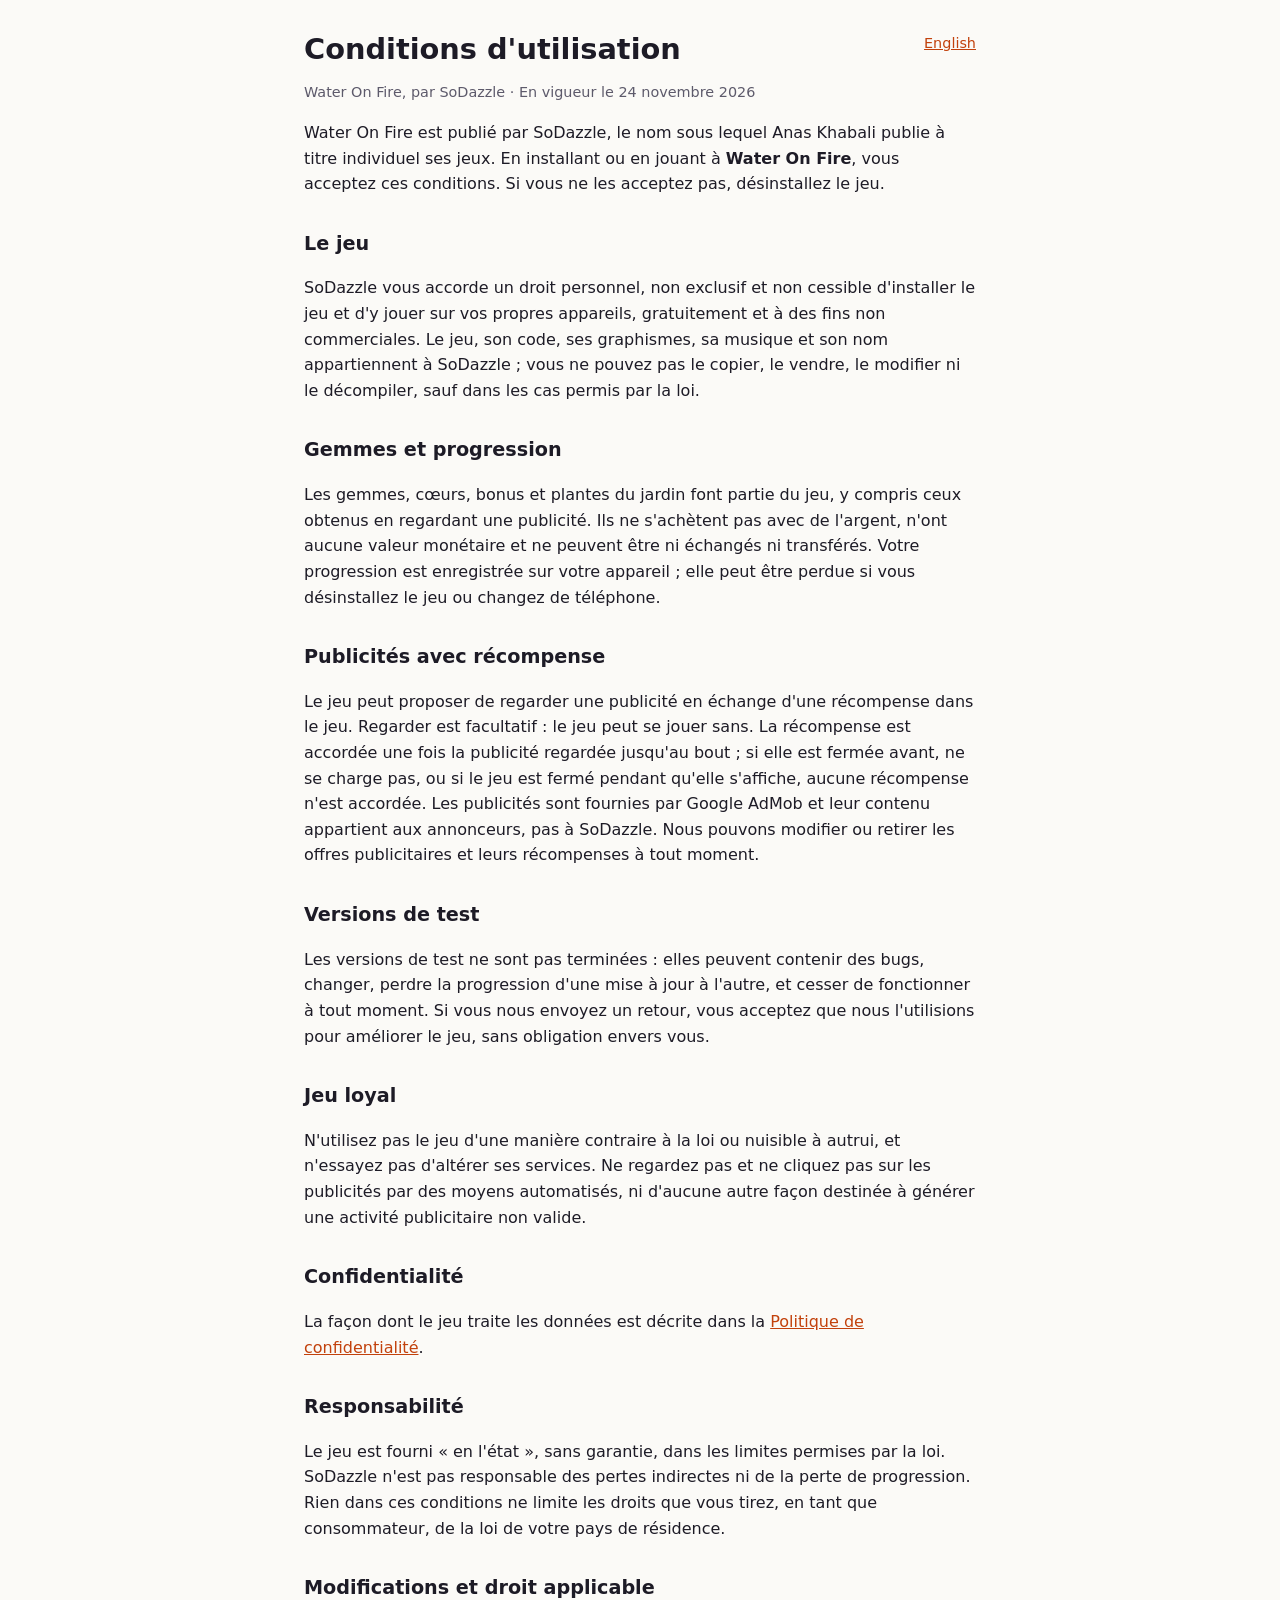
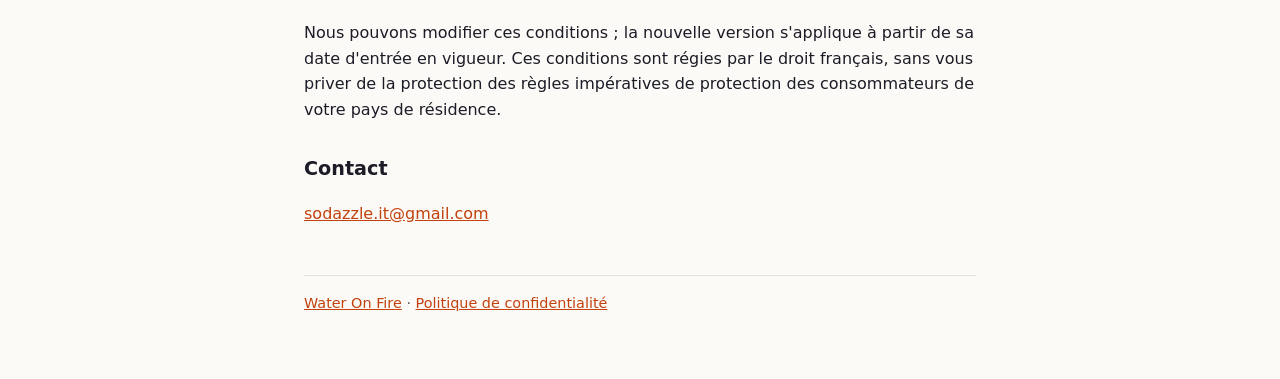
<file: fr/terms.html>
<!doctype html>
<html lang="fr">
<head>
    <meta charset="utf-8">
    <meta name="viewport" content="width=device-width, initial-scale=1">
    <meta name="robots" content="noindex">
    <title>Conditions d'utilisation · Water On Fire</title>
    <link rel="stylesheet" href="../style.css">
</head>
<body>
<main>
    <a class="lang" href="../terms.html" hreflang="en">English</a>
    <h1>Conditions d'utilisation</h1>
    <p class="meta">Water On Fire, par SoDazzle · En vigueur le 24 novembre 2026</p>

    <p>Water On Fire est publié par SoDazzle, le nom sous lequel Anas Khabali publie à titre individuel
        ses jeux. En installant ou en jouant à <strong>Water On Fire</strong>, vous acceptez ces
        conditions. Si vous ne les acceptez pas, désinstallez le jeu.</p>

    <h2>Le jeu</h2>
    <p>SoDazzle vous accorde un droit personnel, non exclusif et non cessible d'installer le jeu et d'y jouer sur
        vos propres appareils, gratuitement et à des fins non commerciales. Le jeu, son code, ses graphismes, sa
        musique et son nom appartiennent à SoDazzle ; vous ne pouvez pas le copier, le vendre, le modifier ni le
        décompiler, sauf dans les cas permis par la loi.</p>

    <h2>Gemmes et progression</h2>
    <p>Les gemmes, cœurs, bonus et plantes du jardin font partie du jeu, y compris ceux obtenus en regardant une
        publicité. Ils ne s'achètent pas avec de l'argent,
        n'ont aucune valeur monétaire et ne peuvent être ni échangés ni transférés. Votre progression est
        enregistrée sur votre appareil ; elle peut être perdue si vous désinstallez le jeu ou changez de
        téléphone.</p>

    <h2>Publicités avec récompense</h2>
    <p>Le jeu peut proposer de regarder une publicité en échange d'une récompense dans le jeu. Regarder est
        facultatif : le jeu peut se jouer sans. La récompense est accordée une fois la publicité regardée jusqu'au
        bout ; si elle est fermée avant, ne se charge pas, ou si le jeu est fermé pendant qu'elle s'affiche, aucune
        récompense n'est accordée. Les publicités sont fournies par Google AdMob et leur contenu appartient aux
        annonceurs, pas à SoDazzle. Nous pouvons modifier ou retirer les offres publicitaires et leurs récompenses à
        tout moment.</p>

    <h2>Versions de test</h2>
    <p>Les versions de test ne sont pas terminées : elles peuvent contenir des bugs, changer, perdre la progression
        d'une mise à jour à l'autre, et cesser de fonctionner à tout moment. Si vous nous envoyez un retour, vous
        acceptez que nous l'utilisions pour améliorer le jeu, sans obligation envers vous.</p>

    <h2>Jeu loyal</h2>
    <p>N'utilisez pas le jeu d'une manière contraire à la loi ou nuisible à autrui, et n'essayez pas d'altérer ses
        services. Ne regardez pas et ne cliquez pas sur les publicités par des moyens automatisés, ni d'aucune autre
        façon destinée à générer une activité publicitaire non valide.</p>

    <h2>Confidentialité</h2>
    <p>La façon dont le jeu traite les données est décrite dans la
        <a href="privacy.html">Politique de confidentialité</a>.</p>

    <h2>Responsabilité</h2>
    <p>Le jeu est fourni « en l'état », sans garantie, dans les limites permises par la loi. SoDazzle n'est pas
        responsable des pertes indirectes ni de la perte de progression. Rien dans ces conditions ne limite les
        droits que vous tirez, en tant que consommateur, de la loi de votre pays de résidence.</p>

    <h2>Modifications et droit applicable</h2>
    <p>Nous pouvons modifier ces conditions ; la nouvelle version s'applique à partir de sa date d'entrée en
        vigueur. Ces conditions sont régies par le droit français, sans vous priver de la protection des règles
        impératives de protection des consommateurs de votre pays de résidence.</p>

    <h2>Contact</h2>
    <p><a href="mailto:sodazzle.it@gmail.com">sodazzle.it@gmail.com</a></p>

    <footer><a href="index.html">Water On Fire</a> · <a href="privacy.html">Politique de confidentialité</a></footer>
</main>
</body>
</html>
</file>
<file: style.css>
:root {
    --bg: #fbfaf7;
    --text: #1d1b26;
    --muted: #5d5a6b;
    --accent: #c2410c;
    --line: #e4e1da;
}

@media (prefers-color-scheme: dark) {
    :root {
        --bg: #14121c;
        --text: #ece9f4;
        --muted: #a7a3b8;
        --accent: #fb923c;
        --line: #2c2938;
    }
}

* {
    box-sizing: border-box;
}

body {
    margin: 0;
    background: var(--bg);
    color: var(--text);
    font: 16px/1.6 system-ui, -apple-system, "Segoe UI", Roboto, sans-serif;
}

main {
    max-width: 44rem;
    margin: 0 auto;
    padding: 2rem 1rem 4rem;
}

h1 {
    font-size: 1.8rem;
    line-height: 1.2;
    margin: 0 0 0.25rem;
}

h2 {
    font-size: 1.2rem;
    margin: 2rem 0 0.5rem;
}

a {
    color: var(--accent);
}

.meta,
footer {
    color: var(--muted);
    font-size: 0.9rem;
}

.lang {
    float: right;
    font-size: 0.9rem;
}

table {
    border-collapse: collapse;
    width: 100%;
    font-size: 0.95rem;
}

th,
td {
    text-align: left;
    vertical-align: top;
    padding: 0.4rem 0.5rem;
    border-bottom: 1px solid var(--line);
}

footer {
    margin-top: 3rem;
    padding-top: 1rem;
    border-top: 1px solid var(--line);
}
</file>
